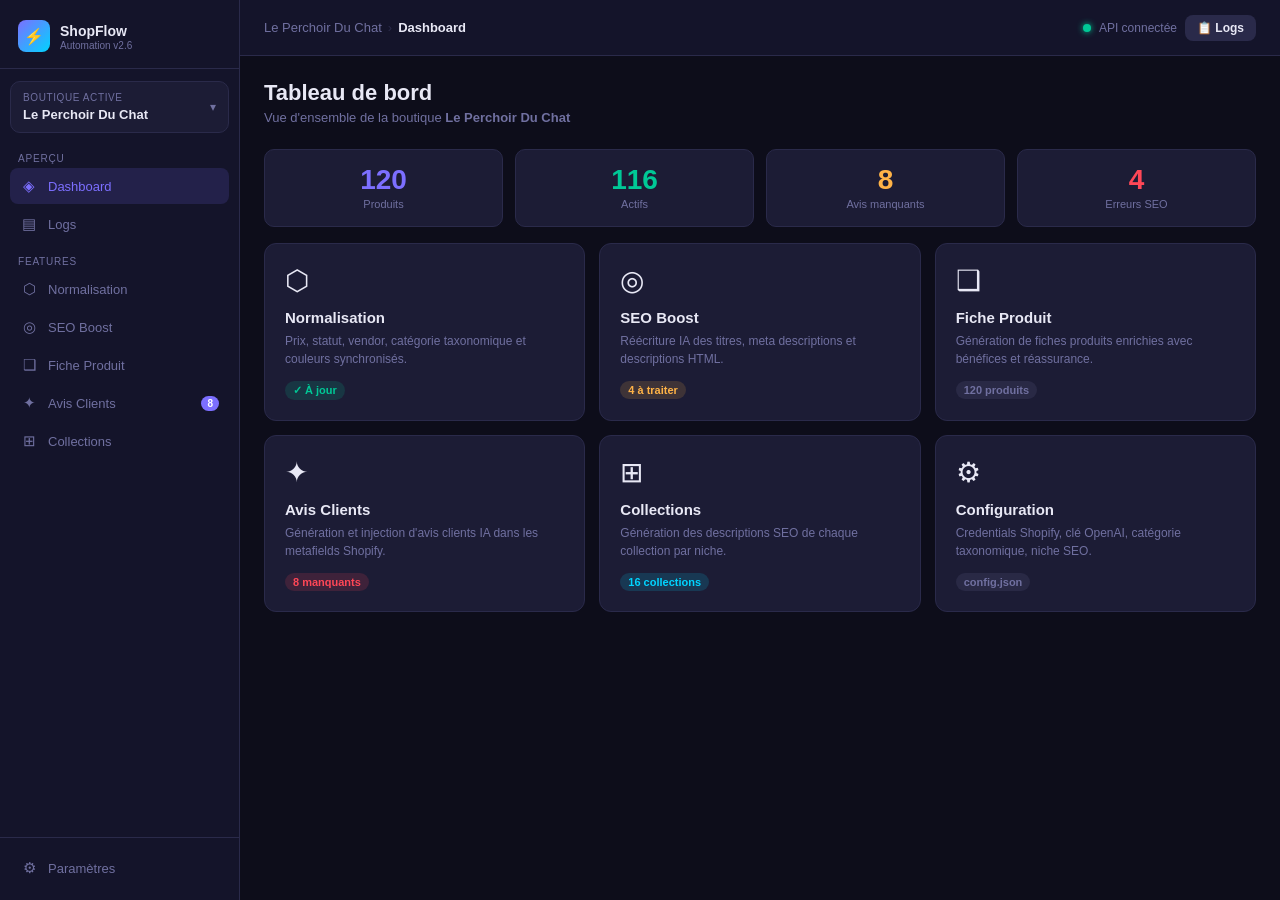
<file: front/index.html>
<!doctype html>
<html lang="fr">
  <head>
    <meta charset="UTF-8" />
    <meta name="viewport" content="width=device-width, initial-scale=1.0" />
    <title>Shopify Automation — Dashboard</title>
    <style>
      :root {
        --bg: #0d0d1a;
        --surface: #14142a;
        --card: #1c1c35;
        --border: #2a2a4a;
        --accent: #7c6fff;
        --accent2: #00d4ff;
        --success: #00c896;
        --warning: #ffb347;
        --danger: #ff4757;
        --text: #e8e8f5;
        --muted: #7070a0;
        --sidebar-w: 240px;
      }

      * {
        box-sizing: border-box;
        margin: 0;
        padding: 0;
      }

      body {
        font-family: -apple-system, BlinkMacSystemFont, "Segoe UI", sans-serif;
        background: var(--bg);
        color: var(--text);
        height: 100vh;
        overflow: hidden;
        display: flex;
      }

      /* ── SIDEBAR ─────────────────────────────────── */
      .sidebar {
        width: var(--sidebar-w);
        background: var(--surface);
        border-right: 1px solid var(--border);
        display: flex;
        flex-direction: column;
        flex-shrink: 0;
        overflow: hidden;
      }

      .sidebar-logo {
        padding: 20px 18px 16px;
        border-bottom: 1px solid var(--border);
        display: flex;
        align-items: center;
        gap: 10px;
      }
      .sidebar-logo .logo-icon {
        width: 32px;
        height: 32px;
        background: linear-gradient(135deg, var(--accent), var(--accent2));
        border-radius: 8px;
        display: flex;
        align-items: center;
        justify-content: center;
        font-size: 16px;
        flex-shrink: 0;
      }
      .sidebar-logo span {
        font-weight: 700;
        font-size: 14px;
        line-height: 1.2;
      }
      .sidebar-logo small {
        color: var(--muted);
        font-size: 10px;
        display: block;
      }

      .store-selector {
        margin: 12px 10px;
        background: var(--card);
        border: 1px solid var(--border);
        border-radius: 10px;
        padding: 10px 12px;
        cursor: pointer;
        transition: border-color 0.2s;
        position: relative;
      }
      .store-selector:hover {
        border-color: var(--accent);
      }
      .store-selector .store-label {
        font-size: 10px;
        color: var(--muted);
        text-transform: uppercase;
        letter-spacing: 0.06em;
        margin-bottom: 4px;
      }
      .store-selector .store-name {
        font-size: 13px;
        font-weight: 600;
      }
      .store-selector .chevron {
        position: absolute;
        right: 12px;
        top: 50%;
        transform: translateY(-50%);
        color: var(--muted);
        font-size: 12px;
      }

      .store-dropdown {
        display: none;
        position: absolute;
        top: calc(100% + 4px);
        left: 10px;
        right: 10px;
        background: var(--card);
        border: 1px solid var(--border);
        border-radius: 10px;
        overflow: hidden;
        z-index: 100;
        box-shadow: 0 8px 32px rgba(0, 0, 0, 0.5);
      }
      .store-dropdown.open {
        display: block;
      }
      .store-dropdown-item {
        padding: 10px 14px;
        font-size: 13px;
        cursor: pointer;
        display: flex;
        align-items: center;
        gap: 8px;
      }
      .store-dropdown-item:hover {
        background: var(--border);
      }
      .store-dropdown-item.active {
        color: var(--accent);
      }
      .store-dot {
        width: 8px;
        height: 8px;
        border-radius: 50%;
        flex-shrink: 0;
      }

      .nav-section {
        padding: 8px 10px 4px;
      }
      .nav-label {
        font-size: 10px;
        color: var(--muted);
        text-transform: uppercase;
        letter-spacing: 0.08em;
        padding: 0 8px;
        margin-bottom: 4px;
      }
      .nav-item {
        display: flex;
        align-items: center;
        gap: 10px;
        padding: 9px 10px;
        border-radius: 8px;
        cursor: pointer;
        font-size: 13px;
        color: var(--muted);
        transition: all 0.15s;
        margin-bottom: 2px;
        position: relative;
      }
      .nav-item:hover {
        background: var(--card);
        color: var(--text);
      }
      .nav-item.active {
        background: rgba(124, 111, 255, 0.15);
        color: var(--accent);
      }
      .nav-item .nav-icon {
        width: 18px;
        text-align: center;
        font-size: 15px;
      }
      .nav-badge {
        margin-left: auto;
        background: var(--accent);
        color: #fff;
        font-size: 10px;
        padding: 2px 6px;
        border-radius: 10px;
        font-weight: 600;
      }

      .sidebar-footer {
        margin-top: auto;
        padding: 12px 10px;
        border-top: 1px solid var(--border);
      }
      .sidebar-footer .nav-item {
        color: var(--muted);
      }

      /* ── MAIN ───────────────────────────────────── */
      .main {
        flex: 1;
        display: flex;
        flex-direction: column;
        overflow: hidden;
      }

      .topbar {
        height: 56px;
        border-bottom: 1px solid var(--border);
        display: flex;
        align-items: center;
        padding: 0 24px;
        gap: 12px;
        background: var(--surface);
        flex-shrink: 0;
      }
      .breadcrumb {
        display: flex;
        align-items: center;
        gap: 6px;
        font-size: 13px;
      }
      .breadcrumb span {
        color: var(--muted);
      }
      .breadcrumb strong {
        color: var(--text);
      }
      .breadcrumb .sep {
        color: var(--border);
      }

      .topbar-actions {
        margin-left: auto;
        display: flex;
        gap: 8px;
        align-items: center;
      }
      .status-dot {
        width: 8px;
        height: 8px;
        border-radius: 50%;
        background: var(--success);
        box-shadow: 0 0 6px var(--success);
      }

      .content {
        flex: 1;
        overflow-y: auto;
        padding: 24px;
      }

      /* ── PAGE PANELS ────────────────────────────── */
      .page {
        display: none;
      }
      .page.active {
        display: block;
      }

      .page-header {
        margin-bottom: 24px;
      }
      .page-header h1 {
        font-size: 22px;
        font-weight: 700;
        margin-bottom: 4px;
      }
      .page-header p {
        color: var(--muted);
        font-size: 13px;
      }

      /* ── CARDS ──────────────────────────────────── */
      .card {
        background: var(--card);
        border: 1px solid var(--border);
        border-radius: 12px;
        padding: 20px;
        margin-bottom: 16px;
      }
      .card-title {
        font-size: 13px;
        font-weight: 600;
        color: var(--muted);
        text-transform: uppercase;
        letter-spacing: 0.06em;
        margin-bottom: 16px;
      }

      .stats-row {
        display: grid;
        grid-template-columns: repeat(4, 1fr);
        gap: 12px;
        margin-bottom: 16px;
      }
      .stat-card {
        background: var(--card);
        border: 1px solid var(--border);
        border-radius: 10px;
        padding: 16px;
        text-align: center;
      }
      .stat-card .stat-val {
        font-size: 28px;
        font-weight: 700;
        line-height: 1;
        margin-bottom: 4px;
      }
      .stat-card .stat-lbl {
        font-size: 11px;
        color: var(--muted);
      }
      .stat-card.accent .stat-val {
        color: var(--accent);
      }
      .stat-card.success .stat-val {
        color: var(--success);
      }
      .stat-card.warning .stat-val {
        color: var(--warning);
      }
      .stat-card.danger .stat-val {
        color: var(--danger);
      }

      /* ── BUTTONS ────────────────────────────────── */
      .btn {
        padding: 9px 18px;
        border-radius: 8px;
        border: none;
        cursor: pointer;
        font-size: 13px;
        font-weight: 600;
        transition: all 0.15s;
        display: inline-flex;
        align-items: center;
        gap: 6px;
      }
      .btn-primary {
        background: var(--accent);
        color: #fff;
      }
      .btn-primary:hover {
        background: #9080ff;
        transform: translateY(-1px);
      }
      .btn-secondary {
        background: var(--border);
        color: var(--text);
      }
      .btn-secondary:hover {
        background: #3a3a5a;
      }
      .btn-danger {
        background: rgba(255, 71, 87, 0.15);
        color: var(--danger);
        border: 1px solid var(--danger);
      }
      .btn-danger:hover {
        background: rgba(255, 71, 87, 0.3);
      }
      .btn-success {
        background: var(--success);
        color: #000;
      }
      .btn-success:hover {
        background: #00e6aa;
      }
      .btn:disabled {
        opacity: 0.4;
        cursor: not-allowed;
        transform: none !important;
      }

      /* ── TABLE ──────────────────────────────────── */
      .table-wrap {
        overflow-x: auto;
        border-radius: 8px;
        border: 1px solid var(--border);
      }
      table {
        width: 100%;
        border-collapse: collapse;
        font-size: 13px;
      }
      th {
        background: rgba(255, 255, 255, 0.03);
        padding: 10px 14px;
        text-align: left;
        color: var(--muted);
        font-size: 11px;
        text-transform: uppercase;
        letter-spacing: 0.06em;
        border-bottom: 1px solid var(--border);
        white-space: nowrap;
      }
      td {
        padding: 10px 14px;
        border-bottom: 1px solid rgba(255, 255, 255, 0.04);
        vertical-align: middle;
      }
      tr:last-child td {
        border-bottom: none;
      }
      tr:hover td {
        background: rgba(255, 255, 255, 0.02);
      }

      /* ── BADGES ─────────────────────────────────── */
      .badge {
        display: inline-flex;
        align-items: center;
        gap: 4px;
        padding: 3px 8px;
        border-radius: 20px;
        font-size: 11px;
        font-weight: 600;
      }
      .badge-success {
        background: rgba(0, 200, 150, 0.15);
        color: var(--success);
      }
      .badge-warning {
        background: rgba(255, 179, 71, 0.15);
        color: var(--warning);
      }
      .badge-danger {
        background: rgba(255, 71, 87, 0.15);
        color: var(--danger);
      }
      .badge-info {
        background: rgba(0, 212, 255, 0.15);
        color: var(--accent2);
      }
      .badge-neutral {
        background: rgba(112, 112, 160, 0.15);
        color: var(--muted);
      }
      .badge-accent {
        background: rgba(124, 111, 255, 0.15);
        color: var(--accent);
      }

      /* ── PROGRESS ───────────────────────────────── */
      .progress-bar {
        height: 6px;
        background: var(--border);
        border-radius: 3px;
        overflow: hidden;
        margin: 8px 0;
      }
      .progress-fill {
        height: 100%;
        background: linear-gradient(90deg, var(--accent), var(--accent2));
        border-radius: 3px;
        transition: width 0.3s ease;
      }

      /* ── LOG TERMINAL ───────────────────────────── */
      .terminal {
        background: #08081a;
        border: 1px solid var(--border);
        border-radius: 10px;
        padding: 14px 16px;
        font-family: "SF Mono", "Fira Code", monospace;
        font-size: 12px;
        max-height: 240px;
        overflow-y: auto;
        line-height: 1.7;
      }
      .log-line {
        display: flex;
        gap: 10px;
      }
      .log-time {
        color: var(--muted);
        flex-shrink: 0;
      }
      .log-info {
        color: var(--accent2);
      }
      .log-ok {
        color: var(--success);
      }
      .log-warn {
        color: var(--warning);
      }
      .log-error {
        color: var(--danger);
      }

      /* ── TOAST ──────────────────────────────────── */
      .toasts {
        position: fixed;
        bottom: 20px;
        right: 20px;
        z-index: 1000;
        display: flex;
        flex-direction: column;
        gap: 8px;
      }
      .toast {
        background: var(--card);
        border: 1px solid var(--border);
        border-radius: 10px;
        padding: 12px 16px;
        font-size: 13px;
        display: flex;
        align-items: center;
        gap: 10px;
        box-shadow: 0 8px 32px rgba(0, 0, 0, 0.5);
        animation: slideIn 0.2s ease;
        max-width: 320px;
      }
      .toast-success {
        border-left: 3px solid var(--success);
      }
      .toast-error {
        border-left: 3px solid var(--danger);
      }
      .toast-info {
        border-left: 3px solid var(--accent);
      }
      @keyframes slideIn {
        from {
          opacity: 0;
          transform: translateX(20px);
        }
        to {
          opacity: 1;
          transform: none;
        }
      }

      /* ── MODAL ──────────────────────────────────── */
      .modal-overlay {
        display: none;
        position: fixed;
        inset: 0;
        background: rgba(0, 0, 0, 0.6);
        z-index: 500;
        align-items: center;
        justify-content: center;
      }
      .modal-overlay.open {
        display: flex;
      }
      .modal {
        background: var(--card);
        border: 1px solid var(--border);
        border-radius: 16px;
        padding: 28px;
        width: 480px;
        max-width: 90vw;
        box-shadow: 0 20px 60px rgba(0, 0, 0, 0.7);
      }
      .modal h3 {
        font-size: 17px;
        margin-bottom: 8px;
      }
      .modal p {
        color: var(--muted);
        font-size: 13px;
        line-height: 1.6;
        margin-bottom: 20px;
      }
      .modal-actions {
        display: flex;
        gap: 10px;
        justify-content: flex-end;
      }

      /* ── DIFF BLOCK ─────────────────────────────── */
      .diff-block {
        display: flex;
        flex-direction: column;
        gap: 2px;
      }
      .diff-before {
        color: var(--danger);
        font-size: 12px;
        text-decoration: line-through;
        opacity: 0.6;
      }
      .diff-after {
        color: var(--success);
        font-size: 12px;
        font-weight: 600;
      }
      .diff-same {
        color: var(--muted);
        font-size: 12px;
      }

      /* ── RULE LIST ──────────────────────────────── */
      .rule-list {
        display: flex;
        flex-direction: column;
        gap: 6px;
      }
      .rule-item {
        display: flex;
        align-items: center;
        gap: 10px;
        padding: 8px 12px;
        background: rgba(255, 255, 255, 0.02);
        border-radius: 6px;
        font-size: 13px;
      }
      .rule-item code {
        background: var(--border);
        padding: 2px 6px;
        border-radius: 4px;
        font-size: 11px;
        font-family: monospace;
      }
      .rule-arrow {
        color: var(--accent);
        font-size: 11px;
      }

      /* ── FEATURE GRID ───────────────────────────── */
      .feature-grid {
        display: grid;
        grid-template-columns: repeat(3, 1fr);
        gap: 14px;
      }
      .feature-card {
        background: var(--card);
        border: 1px solid var(--border);
        border-radius: 12px;
        padding: 20px;
        cursor: pointer;
        transition: all 0.2s;
        position: relative;
        overflow: hidden;
      }
      .feature-card::before {
        content: "";
        position: absolute;
        top: 0;
        left: 0;
        right: 0;
        height: 2px;
        background: linear-gradient(90deg, var(--accent), var(--accent2));
        opacity: 0;
        transition: opacity 0.2s;
      }
      .feature-card:hover {
        border-color: var(--accent);
        transform: translateY(-2px);
        box-shadow: 0 8px 24px rgba(124, 111, 255, 0.15);
      }
      .feature-card:hover::before {
        opacity: 1;
      }
      .feature-card .fc-icon {
        font-size: 28px;
        margin-bottom: 12px;
      }
      .feature-card h3 {
        font-size: 15px;
        font-weight: 700;
        margin-bottom: 6px;
      }
      .feature-card p {
        font-size: 12px;
        color: var(--muted);
        line-height: 1.5;
      }
      .feature-card .fc-badge {
        margin-top: 12px;
      }

      /* ── REVIEW CARD ────────────────────────────── */
      .review-card {
        background: var(--surface);
        border: 1px solid var(--border);
        border-radius: 10px;
        padding: 14px;
        margin-bottom: 10px;
      }
      .review-stars {
        color: #ffd700;
        font-size: 13px;
        margin-bottom: 6px;
      }
      .review-title {
        font-size: 13px;
        font-weight: 600;
        margin-bottom: 4px;
      }
      .review-body {
        font-size: 12px;
        color: var(--muted);
        line-height: 1.6;
        margin-bottom: 8px;
      }
      .review-author {
        font-size: 11px;
        color: var(--accent);
      }

      /* ── COLOR SWATCH ───────────────────────────── */
      .color-swatch {
        display: inline-flex;
        align-items: center;
        gap: 6px;
        font-size: 12px;
      }
      .swatch {
        width: 14px;
        height: 14px;
        border-radius: 3px;
        border: 1px solid rgba(255, 255, 255, 0.2);
      }

      /* ── SEO SCORE ──────────────────────────────── */
      .seo-score {
        width: 36px;
        height: 36px;
        border-radius: 50%;
        display: flex;
        align-items: center;
        justify-content: center;
        font-size: 12px;
        font-weight: 700;
        border: 2px solid;
      }
      .seo-score.good {
        border-color: var(--success);
        color: var(--success);
      }
      .seo-score.ok {
        border-color: var(--warning);
        color: var(--warning);
      }
      .seo-score.bad {
        border-color: var(--danger);
        color: var(--danger);
      }

      /* ── MISC ───────────────────────────────────── */
      .divider {
        height: 1px;
        background: var(--border);
        margin: 16px 0;
      }
      .flex {
        display: flex;
        align-items: center;
      }
      .gap-8 {
        gap: 8px;
      }
      .gap-12 {
        gap: 12px;
      }
      .ml-auto {
        margin-left: auto;
      }
      .text-muted {
        color: var(--muted);
        font-size: 12px;
      }
      .mt-16 {
        margin-top: 16px;
      }
      .two-col {
        display: grid;
        grid-template-columns: 1fr 1fr;
        gap: 16px;
      }
      .three-col {
        display: grid;
        grid-template-columns: 1fr 1fr 1fr;
        gap: 16px;
      }

      .empty-state {
        text-align: center;
        padding: 48px 24px;
        color: var(--muted);
      }
      .empty-state .icon {
        font-size: 40px;
        margin-bottom: 12px;
      }
      .empty-state p {
        font-size: 13px;
      }

      .chip {
        display: inline-flex;
        align-items: center;
        gap: 4px;
        padding: 2px 8px;
        border-radius: 20px;
        font-size: 11px;
        background: var(--border);
        color: var(--muted);
      }
      .chip.active {
        background: rgba(124, 111, 255, 0.2);
        color: var(--accent);
      }
      .spinner {
        display: inline-block;
        width: 16px;
        height: 16px;
        border: 2px solid var(--border);
        border-top-color: var(--accent);
        border-radius: 50%;
        animation: spin 0.7s linear infinite;
      }
      @keyframes spin {
        to {
          transform: rotate(360deg);
        }
      }

      .phase-indicator {
        display: flex;
        gap: 0;
        margin-bottom: 20px;
      }
      .phase-step {
        flex: 1;
        text-align: center;
        font-size: 11px;
        padding: 8px 4px;
        background: var(--surface);
        border: 1px solid var(--border);
        color: var(--muted);
        position: relative;
      }
      .phase-step:first-child {
        border-radius: 8px 0 0 8px;
      }
      .phase-step:last-child {
        border-radius: 0 8px 8px 0;
      }
      .phase-step.done {
        background: rgba(0, 200, 150, 0.1);
        border-color: var(--success);
        color: var(--success);
      }
      .phase-step.active {
        background: rgba(124, 111, 255, 0.15);
        border-color: var(--accent);
        color: var(--accent);
        font-weight: 600;
      }

      .input {
        background: var(--surface);
        border: 1px solid var(--border);
        border-radius: 8px;
        padding: 9px 12px;
        color: var(--text);
        font-size: 13px;
        width: 100%;
        outline: none;
        transition: border-color 0.15s;
      }
      .input:focus {
        border-color: var(--accent);
      }

      select.input {
        cursor: pointer;
      }

      ::-webkit-scrollbar {
        width: 6px;
      }
      ::-webkit-scrollbar-track {
        background: transparent;
      }
      ::-webkit-scrollbar-thumb {
        background: var(--border);
        border-radius: 3px;
      }
    </style>
  </head>
  <body>
    <!-- SIDEBAR -->
    <aside class="sidebar">
      <div class="sidebar-logo">
        <div class="logo-icon">⚡</div>
        <div>
          <span>ShopFlow</span>
          <small>Automation v2.6</small>
        </div>
      </div>

      <div style="position: relative">
        <div class="store-selector" onclick="toggleStoreDropdown()">
          <div class="store-label">Boutique active</div>
          <div class="store-name" id="currentStoreName">
            Le Perchoir Du Chat
          </div>
          <span class="chevron">▾</span>
        </div>
        <div class="store-dropdown" id="storeDropdown">
          <div
            class="store-dropdown-item active"
            onclick="selectStore('perchoir', 'Le Perchoir Du Chat', '#00C896')"
          >
            <span class="store-dot" style="background: #00c896"></span>Le
            Perchoir Du Chat
          </div>
          <div
            class="store-dropdown-item"
            onclick="selectStore('veilleuse', 'Atelier Veilleuse', '#7C6FFF')"
          >
            <span class="store-dot" style="background: #7c6fff"></span>Atelier
            Veilleuse
          </div>
          <div
            class="store-dropdown-item"
            onclick="selectStore('add', '+ Ajouter une boutique', '#666')"
          >
            <span class="store-dot" style="background: #444"></span>+ Ajouter
            une boutique
          </div>
        </div>
      </div>

      <div class="nav-section">
        <div class="nav-label">Aperçu</div>
        <div
          class="nav-item active"
          onclick="navigate('dashboard')"
          id="nav-dashboard"
        >
          <span class="nav-icon">◈</span>Dashboard
        </div>
        <div class="nav-item" onclick="navigate('logs')" id="nav-logs">
          <span class="nav-icon">▤</span>Logs
        </div>
      </div>

      <div class="nav-section">
        <div class="nav-label">Features</div>
        <div
          class="nav-item"
          onclick="navigate('normalisation')"
          id="nav-normalisation"
        >
          <span class="nav-icon">⬡</span>Normalisation
        </div>
        <div class="nav-item" onclick="navigate('seo')" id="nav-seo">
          <span class="nav-icon">◎</span>SEO Boost
        </div>
        <div class="nav-item" onclick="navigate('fiche')" id="nav-fiche">
          <span class="nav-icon">❑</span>Fiche Produit
        </div>
        <div class="nav-item" onclick="navigate('reviews')" id="nav-reviews">
          <span class="nav-icon">✦</span>Avis Clients
          <span class="nav-badge">8</span>
        </div>
        <div
          class="nav-item"
          onclick="navigate('collections')"
          id="nav-collections"
        >
          <span class="nav-icon">⊞</span>Collections
        </div>
      </div>

      <div class="sidebar-footer">
        <div class="nav-item" onclick="navigate('settings')" id="nav-settings">
          <span class="nav-icon">⚙</span>Paramètres
        </div>
      </div>
    </aside>

    <!-- MAIN -->
    <div class="main">
      <div class="topbar">
        <div class="breadcrumb">
          <span id="breadcrumb-store">Le Perchoir Du Chat</span>
          <span class="sep">›</span>
          <strong id="breadcrumb-page">Dashboard</strong>
        </div>
        <div class="topbar-actions">
          <div class="status-dot"></div>
          <span style="font-size: 12px; color: var(--muted)"
            >API connectée</span
          >
          <button
            class="btn btn-secondary"
            style="padding: 6px 12px; font-size: 12px"
            onclick="showToast('Logs copiés dans le presse-papier', 'info')"
          >
            📋 Logs
          </button>
        </div>
      </div>

      <div class="content">
        <!-- ══ PAGE : DASHBOARD ═══════════════════════════════════════════ -->
        <div class="page active" id="page-dashboard">
          <div class="page-header">
            <h1>Tableau de bord</h1>
            <p>
              Vue d'ensemble de la boutique <strong>Le Perchoir Du Chat</strong>
            </p>
          </div>

          <div class="stats-row">
            <div class="stat-card accent">
              <div class="stat-val">120</div>
              <div class="stat-lbl">Produits</div>
            </div>
            <div class="stat-card success">
              <div class="stat-val">116</div>
              <div class="stat-lbl">Actifs</div>
            </div>
            <div class="stat-card warning">
              <div class="stat-val">8</div>
              <div class="stat-lbl">Avis manquants</div>
            </div>
            <div class="stat-card danger">
              <div class="stat-val">4</div>
              <div class="stat-lbl">Erreurs SEO</div>
            </div>
          </div>

          <div class="feature-grid">
            <div class="feature-card" onclick="navigate('normalisation')">
              <div class="fc-icon">⬡</div>
              <h3>Normalisation</h3>
              <p>
                Prix, statut, vendor, catégorie taxonomique et couleurs
                synchronisés.
              </p>
              <div class="fc-badge">
                <span class="badge badge-success">✓ À jour</span>
              </div>
            </div>
            <div class="feature-card" onclick="navigate('seo')">
              <div class="fc-icon">◎</div>
              <h3>SEO Boost</h3>
              <p>
                Réécriture IA des titres, meta descriptions et descriptions
                HTML.
              </p>
              <div class="fc-badge">
                <span class="badge badge-warning">4 à traiter</span>
              </div>
            </div>
            <div class="feature-card" onclick="navigate('fiche')">
              <div class="fc-icon">❑</div>
              <h3>Fiche Produit</h3>
              <p>
                Génération de fiches produits enrichies avec bénéfices et
                réassurance.
              </p>
              <div class="fc-badge">
                <span class="badge badge-neutral">120 produits</span>
              </div>
            </div>
            <div class="feature-card" onclick="navigate('reviews')">
              <div class="fc-icon">✦</div>
              <h3>Avis Clients</h3>
              <p>
                Génération et injection d'avis clients IA dans les metafields
                Shopify.
              </p>
              <div class="fc-badge">
                <span class="badge badge-danger">8 manquants</span>
              </div>
            </div>
            <div class="feature-card" onclick="navigate('collections')">
              <div class="fc-icon">⊞</div>
              <h3>Collections</h3>
              <p>
                Génération des descriptions SEO de chaque collection par niche.
              </p>
              <div class="fc-badge">
                <span class="badge badge-info">16 collections</span>
              </div>
            </div>
            <div class="feature-card" onclick="navigate('settings')">
              <div class="fc-icon">⚙</div>
              <h3>Configuration</h3>
              <p>
                Credentials Shopify, clé OpenAI, catégorie taxonomique, niche
                SEO.
              </p>
              <div class="fc-badge">
                <span class="badge badge-neutral">config.json</span>
              </div>
            </div>
          </div>
        </div>

        <!-- ══ PAGE : NORMALISATION ══════════════════════════════════════ -->
        <div class="page" id="page-normalisation">
          <div class="page-header">
            <h1>⬡ Normalisation Produit</h1>
            <p>
              Normalise les prix, statut, vendor, catégorie taxonomique et
              liaisons couleur.
            </p>
          </div>

          <div id="norm-phase-idle">
            <div class="phase-indicator">
              <div class="phase-step active">① Analyse</div>
              <div class="phase-step">② Confirmation</div>
              <div class="phase-step">③ Injection</div>
              <div class="phase-step">④ Rapport</div>
            </div>
            <div class="card">
              <div class="card-title">Règles appliquées</div>
              <div class="rule-list">
                <div class="rule-item">
                  <span>💰</span> <code>price</code>
                  <span class="rule-arrow">→</span> max(price, compare_at_price)
                </div>
                <div class="rule-item">
                  <span>🚫</span> <code>compare_at_price</code>
                  <span class="rule-arrow">→</span> null (toujours vidé)
                </div>
                <div class="rule-item">
                  <span>💳</span> <code>taxable</code>
                  <span class="rule-arrow">→</span> false
                </div>
                <div class="rule-item">
                  <span>📦</span> <code>inventory_policy</code>
                  <span class="rule-arrow">→</span> deny
                </div>
                <div class="rule-item">
                  <span>🚚</span> <code>fulfillment_service</code>
                  <span class="rule-arrow">→</span> manual
                </div>
                <div class="rule-item">
                  <span>✅</span> <code>status</code>
                  <span class="rule-arrow">→</span> active
                </div>
                <div class="rule-item">
                  <span>🏷️</span> <code>vendor</code>
                  <span class="rule-arrow">→</span> "Le Perchoir Du Chat"
                </div>
                <div class="rule-item">
                  <span>🗂️</span> <code>category</code>
                  <span class="rule-arrow">→</span> Cat Trees & Towers
                  (TaxonomyCategory)
                </div>
                <div class="rule-item">
                  <span>🎨</span> <code>shopify.color-pattern</code>
                  <span class="rule-arrow">→</span> lié au metaobject couleur
                  via productOptionUpdate
                </div>
              </div>
            </div>
            <button class="btn btn-primary" onclick="normAnalyze()">
              <span
                class="spinner"
                id="norm-spinner"
                style="display: none"
              ></span>
              <span id="norm-btn-text">🔍 Analyser les produits</span>
            </button>
          </div>

          <div id="norm-phase-confirm" style="display: none">
            <div class="phase-indicator">
              <div class="phase-step done">① Analyse ✓</div>
              <div class="phase-step active">② Confirmation</div>
              <div class="phase-step">③ Injection</div>
              <div class="phase-step">④ Rapport</div>
            </div>
            <div class="stats-row">
              <div class="stat-card">
                <div class="stat-val" style="color: var(--text)">120</div>
                <div class="stat-lbl">Produits</div>
              </div>
              <div class="stat-card warning">
                <div class="stat-val">0</div>
                <div class="stat-lbl">Status à corriger</div>
              </div>
              <div class="stat-card accent">
                <div class="stat-val">116</div>
                <div class="stat-lbl">Couleurs à lier</div>
              </div>
              <div class="stat-card success">
                <div class="stat-val">120</div>
                <div class="stat-lbl">Catégories à définir</div>
              </div>
            </div>
            <div class="card">
              <div class="card-title">Aperçu des changements (5 premiers)</div>
              <div class="table-wrap">
                <table>
                  <thead>
                    <tr>
                      <th>Produit</th>
                      <th>Prix avant</th>
                      <th>Prix après</th>
                      <th>Couleur</th>
                      <th>Catégorie</th>
                      <th>Status</th>
                    </tr>
                  </thead>
                  <tbody>
                    <tr>
                      <td>Arbre à Chat XXL Hamac Bois Beige</td>
                      <td class="diff-before">€499.99 / €599.99</td>
                      <td><span class="badge badge-success">€599.99</span></td>
                      <td>
                        <span class="color-swatch"
                          ><span
                            class="swatch"
                            style="background: #ead8ab"
                          ></span
                          >Beige</span
                        >
                      </td>
                      <td><span class="badge badge-accent">Cat Trees</span></td>
                      <td><span class="badge badge-success">active</span></td>
                    </tr>
                    <tr>
                      <td>Arbre à Chat Design Gris Clair</td>
                      <td class="diff-same">€299.99</td>
                      <td><span class="badge badge-neutral">€299.99</span></td>
                      <td>
                        <span class="color-swatch"
                          ><span
                            class="swatch"
                            style="background: #c0c0c0"
                          ></span
                          >Gris clair</span
                        >
                      </td>
                      <td><span class="badge badge-accent">Cat Trees</span></td>
                      <td><span class="badge badge-success">active</span></td>
                    </tr>
                    <tr>
                      <td>Arbre à Chat Maine Coon Noir</td>
                      <td class="diff-before">€349.99 / €449.99</td>
                      <td><span class="badge badge-success">€449.99</span></td>
                      <td>
                        <span class="color-swatch"
                          ><span class="swatch" style="background: #000"></span
                          >Noir</span
                        >
                      </td>
                      <td><span class="badge badge-accent">Cat Trees</span></td>
                      <td><span class="badge badge-success">active</span></td>
                    </tr>
                    <tr>
                      <td>Arbre à Chat Mural Blanc Vert</td>
                      <td class="diff-same">€189.99</td>
                      <td><span class="badge badge-neutral">€189.99</span></td>
                      <td>
                        <span class="color-swatch"
                          ><span
                            class="swatch"
                            style="background: #05aa3d"
                          ></span
                          >Vert</span
                        >
                      </td>
                      <td><span class="badge badge-accent">Cat Trees</span></td>
                      <td><span class="badge badge-success">active</span></td>
                    </tr>
                    <tr>
                      <td>Arbre à Chat Cactus Rose</td>
                      <td class="diff-before">€149.99 / €199.99</td>
                      <td><span class="badge badge-success">€199.99</span></td>
                      <td>
                        <span class="color-swatch"
                          ><span
                            class="swatch"
                            style="background: #ffc0cb"
                          ></span
                          >Rose</span
                        >
                      </td>
                      <td><span class="badge badge-accent">Cat Trees</span></td>
                      <td><span class="badge badge-success">active</span></td>
                    </tr>
                  </tbody>
                </table>
              </div>
            </div>
            <div class="flex gap-8">
              <button class="btn btn-primary" onclick="normRun()">
                🚀 Lancer la normalisation
              </button>
              <button class="btn btn-secondary" onclick="normReset()">
                ← Annuler
              </button>
            </div>
          </div>

          <div id="norm-phase-running" style="display: none">
            <div class="phase-indicator">
              <div class="phase-step done">① Analyse ✓</div>
              <div class="phase-step done">② Confirmation ✓</div>
              <div class="phase-step active">③ Injection</div>
              <div class="phase-step">④ Rapport</div>
            </div>
            <div class="card">
              <div class="flex gap-12 mb" style="margin-bottom: 12px">
                <div class="spinner"></div>
                <span style="font-size: 14px; font-weight: 600"
                  >Normalisation en cours...</span
                >
                <span class="ml-auto text-muted" id="norm-progress-text"
                  >0 / 120</span
                >
              </div>
              <div class="progress-bar">
                <div
                  class="progress-fill"
                  id="norm-progress-bar"
                  style="width: 0%"
                ></div>
              </div>
            </div>
            <div class="card">
              <div class="card-title">Log en direct</div>
              <div class="terminal" id="norm-terminal"></div>
            </div>
          </div>

          <div id="norm-phase-done" style="display: none">
            <div class="phase-indicator">
              <div class="phase-step done">① Analyse ✓</div>
              <div class="phase-step done">② Confirmation ✓</div>
              <div class="phase-step done">③ Injection ✓</div>
              <div class="phase-step active">④ Rapport ✓</div>
            </div>
            <div class="stats-row">
              <div class="stat-card success">
                <div class="stat-val">118</div>
                <div class="stat-lbl">Produits OK</div>
              </div>
              <div class="stat-card danger">
                <div class="stat-val">2</div>
                <div class="stat-lbl">Erreurs</div>
              </div>
              <div class="stat-card accent">
                <div class="stat-val">116</div>
                <div class="stat-lbl">Couleurs liées</div>
              </div>
              <div class="stat-card success">
                <div class="stat-val">120</div>
                <div class="stat-lbl">Catégories définies</div>
              </div>
            </div>
            <div class="card">
              <div class="card-title">Erreurs détectées (2)</div>
              <div class="table-wrap">
                <table>
                  <thead>
                    <tr>
                      <th>Produit</th>
                      <th>Erreur</th>
                      <th>Action</th>
                    </tr>
                  </thead>
                  <tbody>
                    <tr>
                      <td>arbre-a-chat-tour-marron-bois</td>
                      <td>
                        <span class="badge badge-danger"
                          >productOptionUpdate — ALREADY_LINKED</span
                        >
                      </td>
                      <td>
                        <button
                          class="btn btn-secondary"
                          style="padding: 4px 10px; font-size: 11px"
                        >
                          Réessayer
                        </button>
                      </td>
                    </tr>
                    <tr>
                      <td>arbre-a-chat-hamac-violet</td>
                      <td>
                        <span class="badge badge-danger"
                          >Rate limit 429 — retry épuisé</span
                        >
                      </td>
                      <td>
                        <button
                          class="btn btn-secondary"
                          style="padding: 4px 10px; font-size: 11px"
                        >
                          Réessayer
                        </button>
                      </td>
                    </tr>
                  </tbody>
                </table>
              </div>
            </div>
            <div class="flex gap-8">
              <button
                class="btn btn-success"
                onclick="showToast('Rapport CSV téléchargé', 'success')"
              >
                ⬇ Télécharger rapport CSV
              </button>
              <button class="btn btn-secondary" onclick="normReset()">
                ↺ Nouvelle normalisation
              </button>
            </div>
          </div>

          <div id="norm-phase-error" style="display: none">
            <div class="card" style="border-color: var(--danger)">
              <div class="card-title" style="color: var(--danger)">
                Erreur critique
              </div>
              <p
                style="
                  font-size: 13px;
                  color: var(--muted);
                  margin-bottom: 12px;
                "
                id="norm-error-msg"
              >
                Connexion Shopify impossible.
              </p>
              <button class="btn btn-secondary" onclick="normReset()">
                ↺ Réessayer
              </button>
            </div>
          </div>
        </div>

        <!-- ══ PAGE : SEO BOOST ══════════════════════════════════════════ -->
        <div class="page" id="page-seo">
          <div class="page-header">
            <h1>◎ SEO Boost</h1>
            <p>
              Réécriture IA des titres, meta descriptions et descriptions HTML
              via GPT-4o-mini.
            </p>
          </div>

          <div id="seo-phase-idle">
            <div class="two-col" style="margin-bottom: 16px">
              <div class="card">
                <div class="card-title">Configuration</div>
                <div style="display: flex; flex-direction: column; gap: 10px">
                  <div>
                    <div
                      style="
                        font-size: 11px;
                        color: var(--muted);
                        margin-bottom: 4px;
                      "
                    >
                      Niche keyword
                    </div>
                    <input class="input" value="Arbre à Chat" readonly />
                  </div>
                  <div>
                    <div
                      style="
                        font-size: 11px;
                        color: var(--muted);
                        margin-bottom: 4px;
                      "
                    >
                      Style de titre
                    </div>
                    <select class="input">
                      <option>branded (NomBrand – Niche)</option>
                      <option>characteristics</option>
                    </select>
                  </div>
                  <div>
                    <div
                      style="
                        font-size: 11px;
                        color: var(--muted);
                        margin-bottom: 4px;
                      "
                    >
                      Position branding
                    </div>
                    <select class="input">
                      <option>end (Niche – NomBrand)</option>
                      <option>start</option>
                    </select>
                  </div>
                </div>
              </div>
              <div class="card">
                <div class="card-title">À générer</div>
                <div style="display: flex; flex-direction: column; gap: 8px">
                  <label
                    style="
                      display: flex;
                      align-items: center;
                      gap: 8px;
                      font-size: 13px;
                      cursor: pointer;
                    "
                  >
                    <input type="checkbox" checked /> Titres produits
                  </label>
                  <label
                    style="
                      display: flex;
                      align-items: center;
                      gap: 8px;
                      font-size: 13px;
                      cursor: pointer;
                    "
                  >
                    <input type="checkbox" checked /> Meta descriptions
                  </label>
                  <label
                    style="
                      display: flex;
                      align-items: center;
                      gap: 8px;
                      font-size: 13px;
                      cursor: pointer;
                    "
                  >
                    <input type="checkbox" checked /> Descriptions HTML
                  </label>
                  <div class="divider"></div>
                  <div style="font-size: 12px; color: var(--muted)">
                    Coût estimé :
                    <strong style="color: var(--warning)">~$2.40</strong>
                  </div>
                  <div style="font-size: 12px; color: var(--muted)">
                    Produits : <strong>120</strong> (4 non traités)
                  </div>
                </div>
              </div>
            </div>
            <button class="btn btn-primary" onclick="seoAnalyze()">
              🔍 Analyser et générer le preview
            </button>
          </div>

          <div id="seo-phase-preview" style="display: none">
            <div class="card">
              <div class="flex gap-8" style="margin-bottom: 12px">
                <div class="card-title" style="margin: 0">
                  Preview — 4 produits à traiter
                </div>
                <div class="ml-auto flex gap-8">
                  <button
                    class="btn btn-secondary"
                    style="padding: 6px 12px; font-size: 12px"
                    onclick="showToast('Preview CSV exporté', 'success')"
                  >
                    ⬇ Exporter CSV
                  </button>
                  <button class="btn btn-primary" onclick="seoRun()">
                    🚀 Injecter
                  </button>
                </div>
              </div>
              <div class="table-wrap">
                <table>
                  <thead>
                    <tr>
                      <th>Produit</th>
                      <th>Titre avant</th>
                      <th>Titre après</th>
                      <th>Score SEO</th>
                    </tr>
                  </thead>
                  <tbody>
                    <tr>
                      <td
                        style="
                          max-width: 140px;
                          overflow: hidden;
                          text-overflow: ellipsis;
                          white-space: nowrap;
                        "
                      >
                        arbre-a-chat-fleur-rose
                      </td>
                      <td style="max-width: 180px">
                        <span style="font-size: 12px; color: var(--muted)"
                          >Arbre à Chat Fleur Rose</span
                        >
                      </td>
                      <td style="max-width: 200px">
                        <div class="diff-block">
                          <div class="diff-before">Arbre à Chat Fleur Rose</div>
                          <div class="diff-after">
                            Arbre à Chat Fleur Rose Grande — Perchoir
                          </div>
                        </div>
                      </td>
                      <td><div class="seo-score good">92</div></td>
                    </tr>
                    <tr>
                      <td>arbre-a-chat-mural-bois</td>
                      <td>
                        <span style="font-size: 12px; color: var(--muted)"
                          >Arbre à Chat Mural</span
                        >
                      </td>
                      <td>
                        <div class="diff-block">
                          <div class="diff-before">Arbre à Chat Mural</div>
                          <div class="diff-after">
                            Arbre à Chat Mural Bois Naturel — Sommet
                          </div>
                        </div>
                      </td>
                      <td><div class="seo-score good">88</div></td>
                    </tr>
                    <tr>
                      <td>arbre-a-chat-cactus-gris</td>
                      <td>
                        <span style="font-size: 12px; color: var(--muted)"
                          >Cactus Chat Gris</span
                        >
                      </td>
                      <td>
                        <div class="diff-block">
                          <div class="diff-before">Cactus Chat Gris</div>
                          <div class="diff-after">
                            Arbre à Chat Cactus Gris Design — Cairn
                          </div>
                        </div>
                      </td>
                      <td><div class="seo-score ok">71</div></td>
                    </tr>
                    <tr>
                      <td>tunnel-chat-beige</td>
                      <td>
                        <span style="font-size: 12px; color: var(--muted)"
                          >Tunnel pour chat</span
                        >
                      </td>
                      <td>
                        <div class="diff-block">
                          <div class="diff-before">Tunnel pour chat</div>
                          <div class="diff-after">
                            Arbre à Chat Tunnel Beige Pliable — Nid
                          </div>
                        </div>
                      </td>
                      <td><div class="seo-score bad">54</div></td>
                    </tr>
                  </tbody>
                </table>
              </div>
            </div>
            <div class="flex gap-8">
              <button class="btn btn-primary" onclick="seoRun()">
                🚀 Injecter dans Shopify
              </button>
              <button class="btn btn-secondary" onclick="seoReset()">
                ← Retour
              </button>
            </div>
          </div>

          <div id="seo-phase-running" style="display: none">
            <div class="card">
              <div class="flex gap-12" style="margin-bottom: 12px">
                <div class="spinner"></div>
                <span style="font-size: 14px; font-weight: 600"
                  >SEO Boost en cours...</span
                >
                <span class="ml-auto text-muted" id="seo-progress-text"
                  >0 / 4</span
                >
              </div>
              <div class="progress-bar">
                <div
                  class="progress-fill"
                  id="seo-progress-bar"
                  style="width: 0%"
                ></div>
              </div>
              <div
                class="terminal"
                id="seo-terminal"
                style="margin-top: 12px"
              ></div>
            </div>
          </div>

          <div id="seo-phase-done" style="display: none">
            <div class="stats-row">
              <div class="stat-card success">
                <div class="stat-val">4</div>
                <div class="stat-lbl">Produits traités</div>
              </div>
              <div class="stat-card accent">
                <div class="stat-val">4</div>
                <div class="stat-lbl">Titres mis à jour</div>
              </div>
              <div class="stat-card success">
                <div class="stat-val">4</div>
                <div class="stat-lbl">Meta générées</div>
              </div>
              <div class="stat-card warning">
                <div class="stat-val">$0.08</div>
                <div class="stat-lbl">Coût OpenAI</div>
              </div>
            </div>
            <div class="flex gap-8 mt-16">
              <button
                class="btn btn-success"
                onclick="showToast('Rapport exporté', 'success')"
              >
                ⬇ Rapport CSV
              </button>
              <button class="btn btn-secondary" onclick="seoReset()">
                ↺ Nouveau SEO Boost
              </button>
            </div>
          </div>
        </div>

        <!-- ══ PAGE : FICHE PRODUIT ══════════════════════════════════════ -->
        <div class="page" id="page-fiche">
          <div class="page-header">
            <h1>❑ Fiche Produit</h1>
            <p>
              Génération de fiches produits enrichies avec bénéfices et points
              de réassurance.
            </p>
          </div>

          <div class="two-col">
            <div>
              <div class="card">
                <div class="card-title">Sélection</div>
                <div
                  style="
                    display: flex;
                    flex-direction: column;
                    gap: 8px;
                    margin-bottom: 12px;
                  "
                >
                  <label
                    style="
                      display: flex;
                      align-items: center;
                      gap: 8px;
                      font-size: 13px;
                    "
                    ><input type="radio" name="fiche-scope" checked /> Tous les
                    produits (120)</label
                  >
                  <label
                    style="
                      display: flex;
                      align-items: center;
                      gap: 8px;
                      font-size: 13px;
                    "
                    ><input type="radio" name="fiche-scope" /> Seulement sans
                    description</label
                  >
                  <label
                    style="
                      display: flex;
                      align-items: center;
                      gap: 8px;
                      font-size: 13px;
                    "
                    ><input type="radio" name="fiche-scope" /> Sélection
                    manuelle</label
                  >
                </div>
                <div
                  style="
                    font-size: 12px;
                    color: var(--muted);
                    margin-bottom: 12px;
                  "
                >
                  Coût estimé :
                  <strong style="color: var(--warning)">~$18.00</strong> (120
                  produits × $0.15)
                </div>
                <button class="btn btn-primary" onclick="ficheGenerate()">
                  ⚡ Générer les fiches
                </button>
              </div>
              <div class="card">
                <div class="card-title">Réassurance (reassurance.md)</div>
                <div style="display: flex; flex-direction: column; gap: 6px">
                  <div class="chip active">✓ Livraison 3-8j</div>
                  <div class="chip active">✓ Retours 30 jours</div>
                  <div class="chip active">✓ Paiement sécurisé</div>
                  <div class="chip active">✓ Service client 7j/7</div>
                  <div class="chip active">✓ Garantie 2 ans</div>
                </div>
              </div>
            </div>
            <div class="card" id="fiche-preview-card">
              <div class="card-title">
                Aperçu — Arbre à Chat XXL Hamac Bois Beige
              </div>
              <div
                style="font-size: 12px; line-height: 1.7; color: var(--muted)"
              >
                <p style="color: var(--text); margin-bottom: 8px">
                  🐱
                  <strong
                    >Offrez à votre compagnon le confort qu'il mérite</strong
                  >
                </p>
                <p>
                  Cet arbre à chat XXL en bois massif avec hamac est la solution
                  idéale pour les propriétaires de chats qui souhaitent offrir
                  un espace de jeu, de repos et d'observation à leur félin.
                </p>
                <br />
                <p><strong>✨ Bénéfices clés :</strong></p>
                <ul style="padding-left: 16px; margin-top: 4px">
                  <li>
                    Structure XXL — parfait pour les grands chats et Maine Coons
                  </li>
                  <li>Bois naturel anti-griffure recouvert de sisal</li>
                  <li>Hamac douillet lavable en machine</li>
                  <li>Montage facile en 15 minutes</li>
                </ul>
                <br />
                <div
                  style="
                    background: rgba(124, 111, 255, 0.08);
                    border-radius: 8px;
                    padding: 10px;
                    border: 1px solid rgba(124, 111, 255, 0.2);
                  "
                >
                  🚚 Livraison rapide 3-8j &nbsp;|&nbsp; ↩ Retours gratuits
                  &nbsp;|&nbsp; 🔒 Paiement sécurisé
                </div>
              </div>
            </div>
          </div>

          <div id="fiche-phase-running" style="display: none; margin-top: 16px">
            <div class="card">
              <div class="flex gap-12" style="margin-bottom: 12px">
                <div class="spinner"></div>
                <span style="font-size: 14px; font-weight: 600"
                  >Génération en cours...</span
                >
                <span class="ml-auto text-muted" id="fiche-progress-text"
                  >0 / 120</span
                >
              </div>
              <div class="progress-bar">
                <div
                  class="progress-fill"
                  id="fiche-progress-bar"
                  style="width: 0%"
                ></div>
              </div>
              <div
                class="terminal"
                id="fiche-terminal"
                style="margin-top: 12px"
              ></div>
            </div>
          </div>
        </div>

        <!-- ══ PAGE : AVIS CLIENTS ═══════════════════════════════════════ -->
        <div class="page" id="page-reviews">
          <div class="page-header">
            <h1>✦ Avis Clients</h1>
            <p>
              Génération et injection d'avis via GPT-4o-mini dans les metafields
              Shopify.
            </p>
          </div>

          <div id="reviews-phase-idle">
            <div class="stats-row">
              <div class="stat-card">
                <div class="stat-val" style="color: var(--text)">112</div>
                <div class="stat-lbl">Produits complets (8/8)</div>
              </div>
              <div class="stat-card danger">
                <div class="stat-val">8</div>
                <div class="stat-lbl">Avis manquants</div>
              </div>
              <div class="stat-card warning">
                <div class="stat-val">3</div>
                <div class="stat-lbl">Partiels (&lt;8)</div>
              </div>
              <div class="stat-card warning">
                <div class="stat-val">$0.24</div>
                <div class="stat-lbl">Coût estimé</div>
              </div>
            </div>
            <div class="card">
              <div class="flex gap-8" style="margin-bottom: 12px">
                <div class="card-title" style="margin: 0">
                  Produits avec avis manquants
                </div>
              </div>
              <div class="table-wrap">
                <table>
                  <thead>
                    <tr>
                      <th>Produit</th>
                      <th>Avis actuels</th>
                      <th>À générer</th>
                      <th>Note cible</th>
                    </tr>
                  </thead>
                  <tbody>
                    <tr>
                      <td>Arbre à Chat Fleur Blanc Niché</td>
                      <td><span class="badge badge-danger">0 / 8</span></td>
                      <td>8</td>
                      <td>⭐ 4.7</td>
                    </tr>
                    <tr>
                      <td>Arbre à Chat Cactus Vert Cairn</td>
                      <td><span class="badge badge-danger">0 / 8</span></td>
                      <td>8</td>
                      <td>⭐ 4.8</td>
                    </tr>
                    <tr>
                      <td>Tour Chat Maine Coon Dolomite</td>
                      <td><span class="badge badge-danger">0 / 8</span></td>
                      <td>8</td>
                      <td>⭐ 4.9</td>
                    </tr>
                    <tr>
                      <td>Arbre Chat Design Violet Atlas</td>
                      <td><span class="badge badge-danger">0 / 8</span></td>
                      <td>8</td>
                      <td>⭐ 4.6</td>
                    </tr>
                    <tr>
                      <td>Arbre Chat Hamac Beige Plateau</td>
                      <td><span class="badge badge-warning">3 / 8</span></td>
                      <td>5</td>
                      <td>⭐ 4.8</td>
                    </tr>
                    <tr>
                      <td>Arbre Chat Bois Gris Perchoir</td>
                      <td><span class="badge badge-warning">6 / 8</span></td>
                      <td>2</td>
                      <td>⭐ 4.7</td>
                    </tr>
                    <tr>
                      <td>Griffoir Sisal Rond Marron</td>
                      <td><span class="badge badge-danger">0 / 8</span></td>
                      <td>8</td>
                      <td>⭐ 4.8</td>
                    </tr>
                    <tr>
                      <td>Niche Chat Igloo Rose Tendre</td>
                      <td><span class="badge badge-danger">0 / 8</span></td>
                      <td>8</td>
                      <td>⭐ 4.9</td>
                    </tr>
                  </tbody>
                </table>
              </div>
            </div>
            <button class="btn btn-primary" onclick="reviewsGenerate()">
              ⚡ Générer les avis
            </button>
          </div>

          <div id="reviews-phase-preview" style="display: none">
            <div class="flex gap-8" style="margin-bottom: 16px">
              <h3 style="font-size: 15px">
                Preview — Arbre à Chat Fleur Blanc
              </h3>
              <div class="ml-auto flex gap-8">
                <button
                  class="btn btn-secondary"
                  style="padding: 6px 12px; font-size: 12px"
                  onclick="showToast('CSV exporté', 'success')"
                >
                  ⬇ CSV Preview
                </button>
                <button class="btn btn-primary" onclick="reviewsInject()">
                  🚀 Injecter
                </button>
              </div>
            </div>
            <div
              style="display: grid; grid-template-columns: 1fr 1fr; gap: 12px"
            >
              <div class="review-card">
                <div class="review-stars">★★★★★</div>
                <div class="review-title">
                  Mon chat adore son nouvel arbre !
                </div>
                <div class="review-body">
                  Livraison rapide, montage en 20 min. Ma chatte Luna ne le
                  quitte plus. La qualité du bois est vraiment au rendez-vous.
                </div>
                <div class="review-author">Sophie M. — il y a 3 semaines</div>
              </div>
              <div class="review-card">
                <div class="review-stars">★★★★★</div>
                <div class="review-title">Parfait pour mon Maine Coon</div>
                <div class="review-body">
                  Solide, beau design, mon Théodore (7kg) grimpe dessus sans
                  problème. Le hamac est bien fixé et confortable.
                </div>
                <div class="review-author">Alexandre T. — il y a 1 mois</div>
              </div>
              <div class="review-card">
                <div class="review-stars">★★★★☆</div>
                <div class="review-title">Très bon rapport qualité-prix</div>
                <div class="review-body">
                  Je recommande ! Seul bémol : une petite égratignure sur un
                  poteau, mais le SAV a été super réactif.
                </div>
                <div class="review-author">
                  Marie-Hélène G. — il y a 2 semaines
                </div>
              </div>
              <div class="review-card">
                <div class="review-stars">★★★★★</div>
                <div class="review-title">Magnifique et solide</div>
                <div class="review-body">
                  Commande reçue en 4 jours, bien emballée. Le design fleur est
                  vraiment original et s'intègre parfaitement dans le salon.
                </div>
                <div class="review-author">Julie K. — il y a 5 jours</div>
              </div>
            </div>
            <button
              class="btn btn-secondary"
              style="margin-top: 16px"
              onclick="reviewsReset()"
            >
              ← Retour
            </button>
          </div>

          <div id="reviews-phase-running" style="display: none">
            <div class="card">
              <div class="flex gap-12" style="margin-bottom: 12px">
                <div class="spinner"></div>
                <span style="font-size: 14px; font-weight: 600"
                  >Injection en cours...</span
                >
                <span class="ml-auto text-muted" id="reviews-progress-text"
                  >0 / 8</span
                >
              </div>
              <div class="progress-bar">
                <div
                  class="progress-fill"
                  id="reviews-progress-bar"
                  style="width: 0%"
                ></div>
              </div>
              <div
                class="terminal"
                id="reviews-terminal"
                style="margin-top: 12px"
              ></div>
            </div>
          </div>

          <div id="reviews-phase-done" style="display: none">
            <div class="stats-row">
              <div class="stat-card success">
                <div class="stat-val">8</div>
                <div class="stat-lbl">Produits traités</div>
              </div>
              <div class="stat-card accent">
                <div class="stat-val">51</div>
                <div class="stat-lbl">Avis injectés</div>
              </div>
              <div class="stat-card success">
                <div class="stat-val">8</div>
                <div class="stat-lbl">Notes globales</div>
              </div>
              <div class="stat-card warning">
                <div class="stat-val">$0.21</div>
                <div class="stat-lbl">Coût réel</div>
              </div>
            </div>
            <button class="btn btn-secondary mt-16" onclick="reviewsReset()">
              ↺ Vérifier de nouveaux manquants
            </button>
          </div>
        </div>

        <!-- ══ PAGE : COLLECTIONS ════════════════════════════════════════ -->
        <div class="page" id="page-collections">
          <div class="page-header">
            <h1>⊞ Collections</h1>
            <p>
              Génération des descriptions SEO et gestion des règles par
              collection.
            </p>
          </div>
          <div class="card">
            <div class="flex gap-8" style="margin-bottom: 12px">
              <div class="card-title" style="margin: 0">
                16 collections configurées
              </div>
              <button
                class="btn btn-primary ml-auto"
                onclick="collectionsGenerate()"
              >
                ⚡ Générer toutes les descriptions
              </button>
            </div>
            <div class="table-wrap">
              <table>
                <thead>
                  <tr>
                    <th>Collection</th>
                    <th>Catégorie</th>
                    <th>Volume SEO</th>
                    <th>Description</th>
                    <th>Produits</th>
                    <th>Action</th>
                  </tr>
                </thead>
                <tbody>
                  <tr>
                    <td>Arbre à Chat</td>
                    <td><span class="badge badge-accent">principale</span></td>
                    <td>74 000</td>
                    <td><span class="badge badge-success">✓ Générée</span></td>
                    <td>120</td>
                    <td>
                      <button
                        class="btn btn-secondary"
                        style="padding: 4px 10px; font-size: 11px"
                        onclick="showToast('Description copiée', 'info')"
                      >
                        Voir
                      </button>
                    </td>
                  </tr>
                  <tr>
                    <td>Arbre à Chat Maine Coon</td>
                    <td><span class="badge badge-info">type</span></td>
                    <td>4 400</td>
                    <td><span class="badge badge-warning">À générer</span></td>
                    <td>18</td>
                    <td>
                      <button
                        class="btn btn-primary"
                        style="padding: 4px 10px; font-size: 11px"
                        onclick="showToast('Génération en cours…', 'info')"
                      >
                        Générer
                      </button>
                    </td>
                  </tr>
                  <tr>
                    <td>Arbre à Chat Design</td>
                    <td><span class="badge badge-info">type</span></td>
                    <td>3 600</td>
                    <td><span class="badge badge-warning">À générer</span></td>
                    <td>22</td>
                    <td>
                      <button
                        class="btn btn-primary"
                        style="padding: 4px 10px; font-size: 11px"
                        onclick="showToast('Génération en cours…', 'info')"
                      >
                        Générer
                      </button>
                    </td>
                  </tr>
                  <tr>
                    <td>Arbre à Chat Mural</td>
                    <td><span class="badge badge-info">type</span></td>
                    <td>2 900</td>
                    <td><span class="badge badge-success">✓ Générée</span></td>
                    <td>15</td>
                    <td>
                      <button
                        class="btn btn-secondary"
                        style="padding: 4px 10px; font-size: 11px"
                      >
                        Voir
                      </button>
                    </td>
                  </tr>
                  <tr>
                    <td>Arbre à Chat Beige</td>
                    <td><span class="badge badge-neutral">variation</span></td>
                    <td>1 000</td>
                    <td><span class="badge badge-warning">À générer</span></td>
                    <td>31</td>
                    <td>
                      <button
                        class="btn btn-primary"
                        style="padding: 4px 10px; font-size: 11px"
                        onclick="showToast('Génération en cours…', 'info')"
                      >
                        Générer
                      </button>
                    </td>
                  </tr>
                  <tr>
                    <td>Arbre à Chat Noir</td>
                    <td><span class="badge badge-neutral">variation</span></td>
                    <td>390</td>
                    <td><span class="badge badge-success">✓ Générée</span></td>
                    <td>24</td>
                    <td>
                      <button
                        class="btn btn-secondary"
                        style="padding: 4px 10px; font-size: 11px"
                      >
                        Voir
                      </button>
                    </td>
                  </tr>
                  <tr>
                    <td>Arbre à Chat XXL</td>
                    <td><span class="badge badge-neutral">variation</span></td>
                    <td>1 900</td>
                    <td><span class="badge badge-success">✓ Générée</span></td>
                    <td>28</td>
                    <td>
                      <button
                        class="btn btn-secondary"
                        style="padding: 4px 10px; font-size: 11px"
                      >
                        Voir
                      </button>
                    </td>
                  </tr>
                  <tr>
                    <td>Petit Arbre à Chat</td>
                    <td><span class="badge badge-neutral">variation</span></td>
                    <td>1 300</td>
                    <td><span class="badge badge-warning">À générer</span></td>
                    <td>19</td>
                    <td>
                      <button
                        class="btn btn-primary"
                        style="padding: 4px 10px; font-size: 11px"
                        onclick="showToast('Génération en cours…', 'info')"
                      >
                        Générer
                      </button>
                    </td>
                  </tr>
                </tbody>
              </table>
            </div>
          </div>
        </div>

        <!-- ══ PAGE : LOGS ═══════════════════════════════════════════════ -->
        <div class="page" id="page-logs">
          <div class="page-header">
            <h1>▤ Logs</h1>
            <p>
              Historique complet des opérations —
              <code style="font-size: 11px">logs/app.log</code>
            </p>
          </div>
          <div class="flex gap-8" style="margin-bottom: 12px">
            <select class="input" style="width: auto">
              <option>Tous niveaux</option>
              <option>INFO</option>
              <option>WARNING</option>
              <option>ERROR</option>
            </select>
            <input
              class="input"
              placeholder="Filtrer…"
              style="flex: 1"
              oninput="filterLogs(this.value)"
            />
            <button
              class="btn btn-secondary"
              onclick="showToast('Logs copiés', 'info')"
            >
              📋 Copier
            </button>
          </div>
          <div class="terminal" style="max-height: 600px" id="logs-terminal">
            <div class="log-line">
              <span class="log-time">13:57:12</span
              ><span class="log-ok">INFO</span
              ><span>Terminé Normalisation | Succès: 118 | Échecs: 2</span>
            </div>
            <div class="log-line">
              <span class="log-time">13:57:12</span
              ><span class="log-ok">INFO</span
              ><span
                >Rapport normalisation généré :
                stores/perchoir-du-chat/rapports/normalisation_rapport_2026-03-24.csv</span
              >
            </div>
            <div class="log-line">
              <span class="log-time">13:57:11</span
              ><span class="log-ok">INFO</span
              ><span
                >Option Couleur liée —
                arbre-a-chat-xxl-hamac-design-bois-gris-fonce-stromboli</span
              >
            </div>
            <div class="log-line">
              <span class="log-time">13:57:11</span
              ><span class="log-ok">INFO</span
              ><span
                >Variante normalisée —
                arbre-a-chat-xxl-hamac-design-bois-gris-fonce | SKU: '14:175' |
                prix 209.99 → 209.99</span
              >
            </div>
            <div class="log-line">
              <span class="log-time">13:57:10</span
              ><span class="log-warn">WARNING</span
              ><span>Couleur 'Multicolore' non trouvée dans color_map</span>
            </div>
            <div class="log-line">
              <span class="log-time">13:57:09</span
              ><span class="log-error">ERROR</span
              ><span
                >ÉCHEC — arbre-a-chat-tour-marron-bois | productOptionUpdate —
                ALREADY_LINKED</span
              >
            </div>
            <div class="log-line">
              <span class="log-time">13:57:08</span
              ><span class="log-ok">INFO</span
              ><span
                >Catégorie définie — arbre-a-chat-xxl-193cm-hamac-bois |
                gid://shopify/TaxonomyCategory/ap-2-2-2-5</span
              >
            </div>
            <div class="log-line">
              <span class="log-time">13:57:07</span
              ><span class="log-ok">INFO</span
              ><span>Color pattern map chargé — 11 entrée(s)</span>
            </div>
            <div class="log-line">
              <span class="log-time">13:57:06</span
              ><span class="log-ok">INFO</span
              ><span
                >Catégorie résolue : 'Cat Trees & Towers' →
                gid://shopify/TaxonomyCategory/ap-2-2-2-5</span
              >
            </div>
            <div class="log-line">
              <span class="log-time">13:57:05</span
              ><span class="log-ok">INFO</span
              ><span
                >Démarrage feature Normalisation — boutique : Le Perchoir Du
                Chat</span
              >
            </div>
            <div class="log-line">
              <span class="log-time">13:57:05</span
              ><span class="log-ok">INFO</span
              ><span
                >120 produit(s) récupéré(s) avec variantes depuis Shopify</span
              >
            </div>
            <div class="log-line">
              <span class="log-time">13:22:41</span
              ><span class="log-ok">INFO</span
              ><span
                >Terminé SEO Boost | Succès: 4 | Échecs: 0 | Coût: $0.08</span
              >
            </div>
            <div class="log-line">
              <span class="log-time">13:22:40</span
              ><span class="log-ok">INFO</span
              ><span
                >SEO injecté — tunnel-chat-beige | title OK | meta OK | body
                OK</span
              >
            </div>
            <div class="log-line">
              <span class="log-time">13:22:38</span
              ><span class="log-warn">WARNING</span
              ><span
                >Description trop courte (142 mots) pour
                arbre-a-chat-cactus-gris — min: 200</span
              >
            </div>
          </div>
        </div>

        <!-- ══ PAGE : SETTINGS ═══════════════════════════════════════════ -->
        <div class="page" id="page-settings">
          <div class="page-header">
            <h1>⚙ Paramètres</h1>
            <p>
              Configuration de la boutique active —
              <code style="font-size: 11px"
                >stores/perchoir-du-chat/config.json</code
              >
            </p>
          </div>
          <div class="two-col">
            <div>
              <div class="card">
                <div class="card-title">Shopify</div>
                <div style="display: flex; flex-direction: column; gap: 10px">
                  <div>
                    <div
                      style="
                        font-size: 11px;
                        color: var(--muted);
                        margin-bottom: 4px;
                      "
                    >
                      Store URL
                    </div>
                    <input
                      class="input"
                      value="5r2rfg-iv.myshopify.com"
                      readonly
                    />
                  </div>
                  <div>
                    <div
                      style="
                        font-size: 11px;
                        color: var(--muted);
                        margin-bottom: 4px;
                      "
                    >
                      Access Token
                    </div>
                    <input
                      class="input"
                      value="shpat_••••••••••••••••••••••••"
                      readonly
                    />
                  </div>
                  <div>
                    <div
                      style="
                        font-size: 11px;
                        color: var(--muted);
                        margin-bottom: 4px;
                      "
                    >
                      Version API
                    </div>
                    <input class="input" value="2026-01" readonly />
                  </div>
                </div>
              </div>
              <div class="card">
                <div class="card-title">SEO Boost</div>
                <div style="display: flex; flex-direction: column; gap: 10px">
                  <div>
                    <div
                      style="
                        font-size: 11px;
                        color: var(--muted);
                        margin-bottom: 4px;
                      "
                    >
                      Niche keyword
                    </div>
                    <input class="input" value="Arbre à Chat" />
                  </div>
                  <div>
                    <div
                      style="
                        font-size: 11px;
                        color: var(--muted);
                        margin-bottom: 4px;
                      "
                    >
                      Vendor
                    </div>
                    <input class="input" value="Le Perchoir Du Chat" />
                  </div>
                  <div>
                    <div
                      style="
                        font-size: 11px;
                        color: var(--muted);
                        margin-bottom: 4px;
                      "
                    >
                      Longueur description (mots)
                    </div>
                    <input class="input" type="number" value="200" />
                  </div>
                </div>
              </div>
            </div>
            <div>
              <div class="card">
                <div class="card-title">Normalisation</div>
                <div style="display: flex; flex-direction: column; gap: 10px">
                  <div>
                    <div
                      style="
                        font-size: 11px;
                        color: var(--muted);
                        margin-bottom: 4px;
                      "
                    >
                      Catégorie (affiché)
                    </div>
                    <input class="input" value="Arbres à chat et tours" />
                  </div>
                  <div>
                    <div
                      style="
                        font-size: 11px;
                        color: var(--muted);
                        margin-bottom: 4px;
                      "
                    >
                      Catégorie (recherche API)
                    </div>
                    <input class="input" value="Cat Trees & Towers" />
                  </div>
                </div>
              </div>
              <div class="card">
                <div class="card-title">Informations légales</div>
                <div style="display: flex; flex-direction: column; gap: 10px">
                  <div>
                    <div
                      style="
                        font-size: 11px;
                        color: var(--muted);
                        margin-bottom: 4px;
                      "
                    >
                      Entreprise
                    </div>
                    <input class="input" value="Le Perchoir Du Chat" />
                  </div>
                  <div>
                    <div
                      style="
                        font-size: 11px;
                        color: var(--muted);
                        margin-bottom: 4px;
                      "
                    >
                      Email
                    </div>
                    <input
                      class="input"
                      value="contact@le-perchoir-du-chat.com"
                    />
                  </div>
                  <div>
                    <div
                      style="
                        font-size: 11px;
                        color: var(--muted);
                        margin-bottom: 4px;
                      "
                    >
                      SIRET
                    </div>
                    <input class="input" value="983 251 810 00013" />
                  </div>
                </div>
              </div>
              <button
                class="btn btn-primary"
                onclick="
                  showToast('Paramètres sauvegardés (simulation)', 'success')
                "
              >
                💾 Sauvegarder
              </button>
            </div>
          </div>
        </div>
      </div>
      <!-- /content -->
    </div>
    <!-- /main -->

    <!-- TOASTS -->
    <div class="toasts" id="toasts"></div>

    <!-- CONFIRM MODAL -->
    <div class="modal-overlay" id="modal">
      <div class="modal">
        <h3 id="modal-title">Confirmation</h3>
        <p id="modal-body"></p>
        <div class="modal-actions">
          <button class="btn btn-secondary" onclick="closeModal()">
            Annuler
          </button>
          <button class="btn btn-primary" id="modal-confirm">Confirmer</button>
        </div>
      </div>
    </div>

    <script>
      // ══ STATE ══════════════════════════════════════════════════
      let activeStore = "perchoir";
      let activePage = "dashboard";

      const pageNames = {
        dashboard: "Dashboard",
        normalisation: "Normalisation",
        seo: "SEO Boost",
        fiche: "Fiche Produit",
        reviews: "Avis Clients",
        collections: "Collections",
        logs: "Logs",
        settings: "Paramètres",
      };

      // ══ NAVIGATION ══════════════════════════════════════════════
      function navigate(page) {
        document
          .querySelectorAll(".page")
          .forEach((p) => p.classList.remove("active"));
        document
          .querySelectorAll(".nav-item")
          .forEach((n) => n.classList.remove("active"));
        document.getElementById("page-" + page)?.classList.add("active");
        document.getElementById("nav-" + page)?.classList.add("active");
        document.getElementById("breadcrumb-page").textContent =
          pageNames[page] || page;
        activePage = page;
      }

      function toggleStoreDropdown() {
        document.getElementById("storeDropdown").classList.toggle("open");
      }

      function selectStore(id, name, color) {
        if (id === "add") {
          showToast(
            "Copiez _template/ dans stores/ pour ajouter une boutique",
            "info",
          );
        } else {
          document.getElementById("currentStoreName").textContent = name;
          document.getElementById("breadcrumb-store").textContent = name;
          showToast("Boutique : " + name, "success");
        }
        document.getElementById("storeDropdown").classList.remove("open");
      }

      document.addEventListener("click", (e) => {
        if (
          !e.target.closest(".store-selector") &&
          !e.target.closest(".store-dropdown")
        )
          document.getElementById("storeDropdown").classList.remove("open");
      });

      // ══ TOASTS ══════════════════════════════════════════════════
      function showToast(msg, type = "info") {
        const icons = { success: "✓", error: "✗", info: "ℹ" };
        const t = document.createElement("div");
        t.className = `toast toast-${type}`;
        t.innerHTML = `<span>${icons[type] || "ℹ"}</span><span>${msg}</span>`;
        document.getElementById("toasts").appendChild(t);
        setTimeout(() => t.remove(), 3500);
      }

      // ══ MODAL ═══════════════════════════════════════════════════
      let modalCb = null;
      function openModal(title, body, cb) {
        document.getElementById("modal-title").textContent = title;
        document.getElementById("modal-body").textContent = body;
        document.getElementById("modal").classList.add("open");
        document.getElementById("modal-confirm").onclick = () => {
          closeModal();
          cb && cb();
        };
      }
      function closeModal() {
        document.getElementById("modal").classList.remove("open");
      }

      // ══ TERMINAL HELPERS ════════════════════════════════════════
      function addLog(termId, msg, type = "info") {
        const term = document.getElementById(termId);
        if (!term) return;
        const now = new Date();
        const t = `${String(now.getHours()).padStart(2, "0")}:${String(now.getMinutes()).padStart(2, "0")}:${String(now.getSeconds()).padStart(2, "0")}`;
        const div = document.createElement("div");
        div.className = "log-line";
        div.innerHTML = `<span class="log-time">${t}</span><span class="log-${type}">${msg}</span>`;
        term.appendChild(div);
        term.scrollTop = term.scrollHeight;
      }

      // ══ NORMALISATION ════════════════════════════════════════════
      function normAnalyze() {
        const btn = document.getElementById("norm-btn-text");
        const spinner = document.getElementById("norm-spinner");
        btn.textContent = "Analyse…";
        spinner.style.display = "inline-block";
        setTimeout(() => {
          spinner.style.display = "none";
          btn.textContent = "🔍 Analyser les produits";
          document.getElementById("norm-phase-idle").style.display = "none";
          document.getElementById("norm-phase-confirm").style.display = "block";
          showToast("Analyse terminée — 120 produits détectés", "success");
        }, 1800);
      }

      function normReset() {
        ["confirm", "running", "done", "error"].forEach(
          (p) =>
            (document.getElementById("norm-phase-" + p).style.display = "none"),
        );
        document.getElementById("norm-phase-idle").style.display = "block";
        document.getElementById("norm-terminal").innerHTML = "";
      }

      function normRun() {
        document.getElementById("norm-phase-confirm").style.display = "none";
        document.getElementById("norm-phase-running").style.display = "block";

        const products = [
          "arbre-a-chat-xxl-hamac-bois-beige",
          "arbre-a-chat-design-gris-clair",
          "arbre-a-chat-maine-coon-noir",
          "arbre-a-chat-mural-blanc-vert",
          "arbre-a-chat-cactus-rose",
          "arbre-a-chat-fleur-violet",
          "arbre-a-chat-hamac-beige-taniere",
          "tour-chat-maine-coon-gris",
          "arbre-a-chat-xxl-marron",
          "arbre-a-chat-design-bleu-marine",
          "griffoir-sisal-beige",
          "niche-chat-rose",
          "arbre-a-chat-tour-marron-bois",
          "arbre-a-chat-hamac-violet",
          "...120 produits au total",
        ];
        const errors = [
          "arbre-a-chat-tour-marron-bois",
          "arbre-a-chat-hamac-violet",
        ];
        let i = 0;
        const total = 120;

        const logs = [
          ["info", "120 produit(s) récupéré(s) depuis Shopify"],
          ["info", "Color pattern map chargé — 11 entrée(s)"],
          [
            "info",
            "Catégorie résolue : 'Cat Trees & Towers' → gid://shopify/TaxonomyCategory/ap-2-2-2-5",
          ],
        ];
        logs.forEach(([t, m]) => addLog("norm-terminal", m, t));

        function step() {
          if (i >= total) {
            document.getElementById("norm-phase-running").style.display =
              "none";
            document.getElementById("norm-phase-done").style.display = "block";
            addLog("norm-terminal", "Terminé | Succès: 118 | Échecs: 2", "ok");
            showToast("Normalisation terminée — 118 OK, 2 erreurs", "success");
            return;
          }
          i++;
          const pct = Math.round((i / total) * 100);
          document.getElementById("norm-progress-bar").style.width = pct + "%";
          document.getElementById("norm-progress-text").textContent =
            i + " / " + total;

          const handle = products[Math.min(i - 1, products.length - 1)];
          const isErr = errors.includes(handle);
          if (i <= 14) {
            if (isErr)
              addLog(
                "norm-terminal",
                "ÉCHEC — " + handle + " | productOptionUpdate ALREADY_LINKED",
                "error",
              );
            else
              addLog(
                "norm-terminal",
                "SUCCÈS — " + handle + " | couleur liée | catégorie définie",
                "ok",
              );
          } else if (i === 15) addLog("norm-terminal", "…", "info");

          setTimeout(step, i < 10 ? 120 : 18);
        }
        setTimeout(step, 400);
      }

      // ══ SEO BOOST ════════════════════════════════════════════════
      function seoReset() {
        ["preview", "running", "done"].forEach(
          (p) =>
            (document.getElementById("seo-phase-" + p).style.display = "none"),
        );
        document.getElementById("seo-phase-idle").style.display = "block";
      }

      function seoAnalyze() {
        showToast("Génération GPT en cours…", "info");
        setTimeout(() => {
          document.getElementById("seo-phase-idle").style.display = "none";
          document.getElementById("seo-phase-preview").style.display = "block";
          showToast("4 titres générés — preview prêt", "success");
        }, 2200);
      }

      function seoRun() {
        document.getElementById("seo-phase-preview").style.display = "none";
        document.getElementById("seo-phase-running").style.display = "block";
        const items = [
          "arbre-a-chat-fleur-rose",
          "arbre-a-chat-mural-bois",
          "arbre-a-chat-cactus-gris",
          "tunnel-chat-beige",
        ];
        let i = 0;
        function step() {
          if (i >= 4) {
            document.getElementById("seo-phase-running").style.display = "none";
            document.getElementById("seo-phase-done").style.display = "block";
            showToast("SEO Boost terminé — 4/4", "success");
            return;
          }
          i++;
          document.getElementById("seo-progress-bar").style.width =
            (i / 4) * 100 + "%";
          document.getElementById("seo-progress-text").textContent = i + " / 4";
          addLog(
            "seo-terminal",
            "SEO injecté — " + items[i - 1] + " | title ✓ | meta ✓ | body ✓",
            "ok",
          );
          setTimeout(step, 700);
        }
        setTimeout(step, 500);
      }

      // ══ FICHE PRODUIT ════════════════════════════════════════════
      function ficheGenerate() {
        const running = document.getElementById("fiche-phase-running");
        running.style.display = "block";
        let i = 0;
        const total = 120;
        const handles = [
          "arbre-a-chat-xxl-hamac-bois-beige",
          "arbre-a-chat-design-gris-clair",
          "arbre-a-chat-maine-coon-noir",
          "arbre-a-chat-cactus-rose",
          "...",
        ];
        function step() {
          if (i >= total) {
            addLog(
              "fiche-terminal",
              "Terminé — 120 fiches générées | Coût: $18.21",
              "ok",
            );
            showToast("120 fiches générées !", "success");
            return;
          }
          i++;
          document.getElementById("fiche-progress-bar").style.width =
            (i / total) * 100 + "%";
          document.getElementById("fiche-progress-text").textContent =
            i + " / " + total;
          if (i <= 5)
            addLog(
              "fiche-terminal",
              "Fiche générée — " +
                handles[Math.min(i - 1, handles.length - 1)] +
                " (" +
                Math.floor(Math.random() * 80 + 180) +
                " mots)",
              "ok",
            );
          else if (i === 6) addLog("fiche-terminal", "…", "info");
          setTimeout(step, i < 6 ? 200 : 20);
        }
        setTimeout(step, 300);
      }

      // ══ AVIS CLIENTS ════════════════════════════════════════════
      function reviewsReset() {
        ["preview", "running", "done"].forEach(
          (p) =>
            (document.getElementById("reviews-phase-" + p).style.display =
              "none"),
        );
        document.getElementById("reviews-phase-idle").style.display = "block";
      }

      function reviewsGenerate() {
        showToast("Génération GPT-4o-mini en cours…", "info");
        setTimeout(() => {
          document.getElementById("reviews-phase-idle").style.display = "none";
          document.getElementById("reviews-phase-preview").style.display =
            "block";
          showToast("Preview prêt — validez avant injection", "success");
        }, 1600);
      }

      function reviewsInject() {
        document.getElementById("reviews-phase-preview").style.display = "none";
        document.getElementById("reviews-phase-running").style.display =
          "block";
        const prods = [
          "Arbre à Chat Fleur Blanc",
          "Arbre à Chat Cactus Vert",
          "Tour Chat Maine Coon",
          "Arbre Chat Design Violet",
          "Arbre Chat Hamac Beige",
          "Arbre Chat Bois Gris",
          "Griffoir Sisal",
          "Niche Igloo Rose",
        ];
        let i = 0;
        function step() {
          if (i >= 8) {
            document.getElementById("reviews-phase-running").style.display =
              "none";
            document.getElementById("reviews-phase-done").style.display =
              "block";
            showToast("51 avis injectés avec succès", "success");
            return;
          }
          i++;
          document.getElementById("reviews-progress-bar").style.width =
            (i / 8) * 100 + "%";
          document.getElementById("reviews-progress-text").textContent =
            i + " / 8";
          const nb = i <= 5 ? 8 : i === 6 ? 2 : 8;
          addLog(
            "reviews-terminal",
            "" + nb + " avis injectés — " + prods[i - 1] + " | note_globale ✓",
            "ok",
          );
          setTimeout(step, 500);
        }
        setTimeout(step, 400);
      }

      // ══ COLLECTIONS ══════════════════════════════════════════════
      function collectionsGenerate() {
        showToast("Génération de toutes les descriptions en cours…", "info");
        let n = 0;
        const interval = setInterval(() => {
          n++;
          if (n > 16) {
            clearInterval(interval);
            showToast("16 descriptions générées", "success");
          }
        }, 200);
      }

      // ══ LOGS FILTER ══════════════════════════════════════════════
      function filterLogs(val) {
        document.querySelectorAll("#logs-terminal .log-line").forEach((l) => {
          l.style.display = l.textContent
            .toLowerCase()
            .includes(val.toLowerCase())
            ? ""
            : "none";
        });
      }
    </script>
  </body>
</html>
</file>
